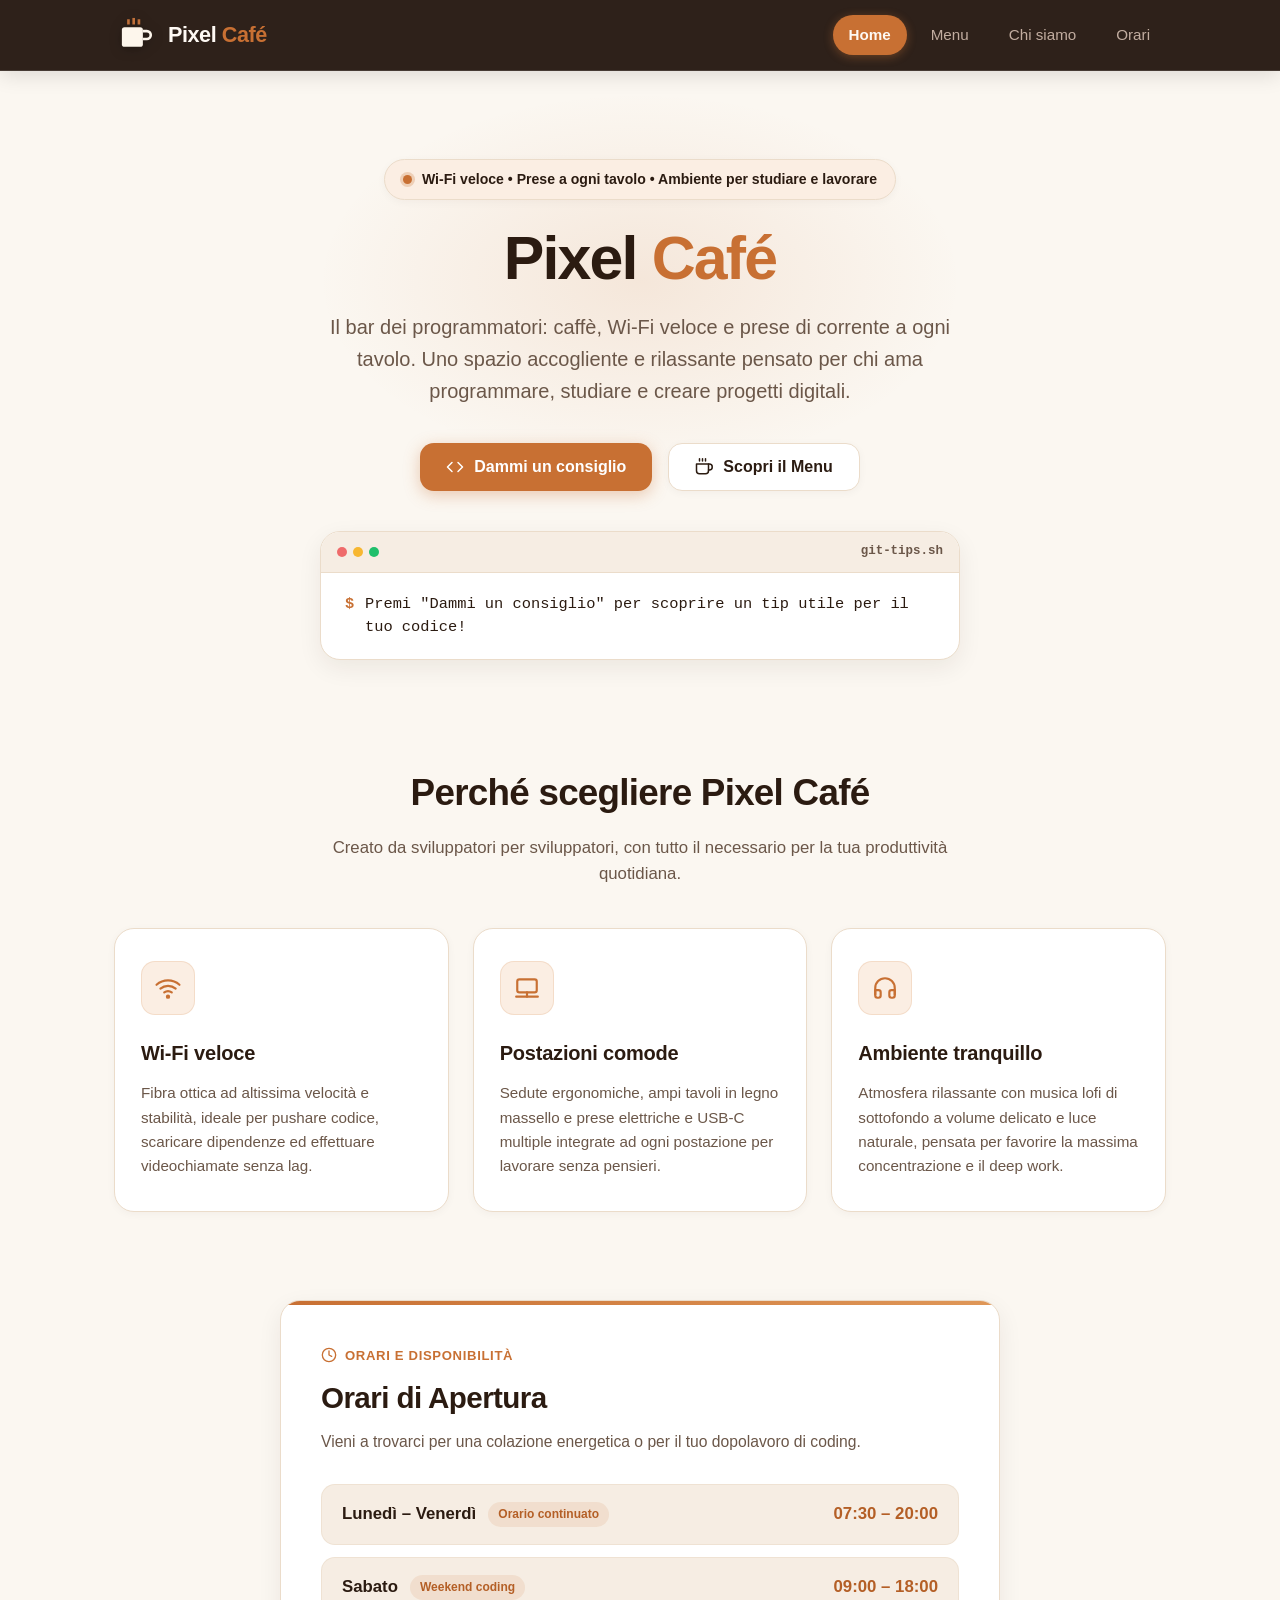
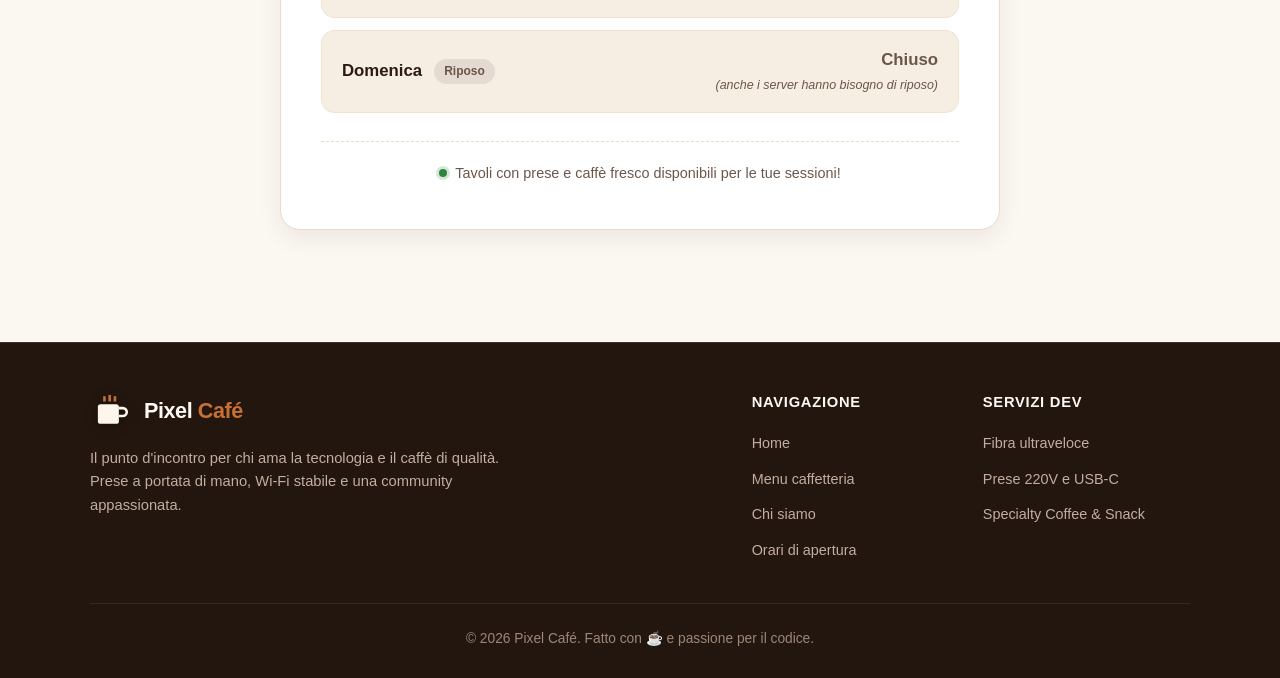
<file: index.html>
<!DOCTYPE html>
<html lang="it">
<head>
  <meta charset="UTF-8">
  <meta name="viewport" content="width=device-width, initial-scale=1.0">
  <title>Pixel Café - Il bar dei programmatori</title>
  <meta name="description" content="Pixel Café: caffè d'eccellenza, Wi-Fi ultraveloce e prese di corrente a ogni tavolo per programmatori e studenti.">
  <link rel="stylesheet" href="style.css">
</head>
<body>
  <!-- Header Sticky & Professionale -->
  <header class="header">
    <div class="header-inner">
      <a href="index.html" class="brand" aria-label="Pixel Café Homepage">
        <img src="assets/logo.svg" alt="Logo Pixel Café" class="logo">
        <span class="brand-text">Pixel <span class="brand-accent">Café</span></span>
      </a>
      <nav class="nav" aria-label="Navigazione principale">
        <a href="index.html" class="nav-link active" aria-current="page">Home</a>
        <a href="menu.html" class="nav-link">Menu</a>
        <a href="chi-siamo.html" class="nav-link">Chi siamo</a>
        <a href="#orari" class="nav-link">Orari</a>
      </nav>
    </div>
  </header>

  <main>
    <!-- Hero Section -->
    <section class="hero">
      <!-- Badge informativo -->
      <div class="hero-badge">
        <span class="badge-dot" aria-hidden="true"></span>
        <span>Wi-Fi veloce • Prese a ogni tavolo • Ambiente per studiare e lavorare</span>
      </div>

      <!-- Titolo grande e sottotitolo leggibile -->
      <h1 class="hero-title">Pixel <span class="brand-accent">Café</span></h1>
      <p class="hero-subtitle">
        Il bar dei programmatori: caffè, Wi-Fi veloce e prese di corrente a ogni tavolo.
        Uno spazio accogliente e rilassante pensato per chi ama programmare, studiare e creare progetti digitali.
      </p>

      <!-- Bottoni d'azione moderni -->
      <div class="hero-actions">
        <button id="quote-btn" class="btn btn-primary" type="button">
          <svg class="btn-icon" viewBox="0 0 24 24" fill="none" stroke="currentColor" stroke-width="2" stroke-linecap="round" stroke-linejoin="round" aria-hidden="true">
            <polyline points="16 18 22 12 16 6"></polyline>
            <polyline points="8 6 2 12 8 18"></polyline>
          </svg>
          Dammi un consiglio
        </button>
        <a href="menu.html" class="btn btn-secondary">
          <svg class="btn-icon" viewBox="0 0 24 24" fill="none" stroke="currentColor" stroke-width="2" stroke-linecap="round" stroke-linejoin="round" aria-hidden="true">
            <path d="M18 8h1a4 4 0 0 1 0 8h-1"></path>
            <path d="M2 8h16v9a4 4 0 0 1-4 4H6a4 4 0 0 1-4-4V8z"></path>
            <line x1="6" y1="1" x2="6" y2="4"></line>
            <line x1="10" y1="1" x2="10" y2="4"></line>
            <line x1="14" y1="1" x2="14" y2="4"></line>
          </svg>
          Scopri il Menu
        </a>
      </div>

      <!-- Box consiglio interattivo in stile terminale -->
      <div class="quote-container" id="quote-box" aria-live="polite">
        <div class="quote-header">
          <div class="window-dots" aria-hidden="true">
            <span class="dot dot-red"></span>
            <span class="dot dot-yellow"></span>
            <span class="dot dot-green"></span>
          </div>
          <span class="window-title">git-tips.sh</span>
        </div>
        <div class="quote-body">
          <p id="quote" class="quote">Premi "Dammi un consiglio" per scoprire un tip utile per il tuo codice!</p>
        </div>
      </div>
    </section>

    <!-- Sezione Perché scegliere Pixel Café (3 card) -->
    <section class="features-section" aria-labelledby="features-heading">
      <div class="section-header">
        <h2 id="features-heading" class="section-title">Perché scegliere Pixel Café</h2>
        <p class="section-desc">Creato da sviluppatori per sviluppatori, con tutto il necessario per la tua produttività quotidiana.</p>
      </div>

      <div class="features-grid">
        <!-- Card 1: Wi-Fi veloce -->
        <article class="feature-card">
          <div class="feature-icon-wrapper">
            <svg class="feature-icon" viewBox="0 0 24 24" fill="none" stroke="currentColor" stroke-width="2" stroke-linecap="round" stroke-linejoin="round" aria-hidden="true">
              <path d="M5 12.55a11 11 0 0 1 14.08 0"></path>
              <path d="M1.42 9a16 16 0 0 1 21.16 0"></path>
              <path d="M8.53 16.11a6 6 0 0 1 6.95 0"></path>
              <circle cx="12" cy="20" r="1"></circle>
            </svg>
          </div>
          <h3 class="feature-title">Wi-Fi veloce</h3>
          <p class="feature-text">Fibra ottica ad altissima velocità e stabilità, ideale per pushare codice, scaricare dipendenze ed effettuare videochiamate senza lag.</p>
        </article>

        <!-- Card 2: Postazioni comode -->
        <article class="feature-card">
          <div class="feature-icon-wrapper">
            <svg class="feature-icon" viewBox="0 0 24 24" fill="none" stroke="currentColor" stroke-width="2" stroke-linecap="round" stroke-linejoin="round" aria-hidden="true">
              <rect x="3" y="4" width="18" height="12" rx="2"></rect>
              <line x1="2" y1="20" x2="22" y2="20"></line>
              <line x1="12" y1="16" x2="12" y2="20"></line>
            </svg>
          </div>
          <h3 class="feature-title">Postazioni comode</h3>
          <p class="feature-text">Sedute ergonomiche, ampi tavoli in legno massello e prese elettriche e USB-C multiple integrate ad ogni postazione per lavorare senza pensieri.</p>
        </article>

        <!-- Card 3: Ambiente tranquillo -->
        <article class="feature-card">
          <div class="feature-icon-wrapper">
            <svg class="feature-icon" viewBox="0 0 24 24" fill="none" stroke="currentColor" stroke-width="2" stroke-linecap="round" stroke-linejoin="round" aria-hidden="true">
              <path d="M3 18v-6a9 9 0 0 1 18 0v6"></path>
              <path d="M21 19a2 2 0 0 1-2 2h-1a2 2 0 0 1-2-2v-3a2 2 0 0 1 2-2h3zM3 19a2 2 0 0 0 2 2h1a2 2 0 0 0 2-2v-3a2 2 0 0 0-2-2H3z"></path>
            </svg>
          </div>
          <h3 class="feature-title">Ambiente tranquillo</h3>
          <p class="feature-text">Atmosfera rilassante con musica lofi di sottofondo a volume delicato e luce naturale, pensata per favorire la massima concentrazione e il deep work.</p>
        </article>
      </div>
    </section>

    <!-- Sezione Orari migliorata in elegante card -->
    <section class="info" id="orari" aria-labelledby="orari-heading">
      <div class="hours-card">
        <div class="hours-badge">
          <svg class="hours-badge-icon" viewBox="0 0 24 24" fill="none" stroke="currentColor" stroke-width="2" stroke-linecap="round" stroke-linejoin="round" aria-hidden="true">
            <circle cx="12" cy="12" r="10"></circle>
            <polyline points="12 6 12 12 16 14"></polyline>
          </svg>
          <span>Orari e Disponibilità</span>
        </div>

        <h2 id="orari-heading" class="hours-title">Orari di Apertura</h2>
        <p class="hours-subtitle">Vieni a trovarci per una colazione energetica o per il tuo dopolavoro di coding.</p>

        <div class="schedule-list">
          <div class="schedule-item">
            <div class="schedule-day">
              <span class="day-name">Lunedì – Venerdì</span>
              <span class="day-tag">Orario continuato</span>
            </div>
            <div class="schedule-time">07:30 – 20:00</div>
          </div>

          <div class="schedule-item">
            <div class="schedule-day">
              <span class="day-name">Sabato</span>
              <span class="day-tag">Weekend coding</span>
            </div>
            <div class="schedule-time">09:00 – 18:00</div>
          </div>

          <div class="schedule-item closed">
            <div class="schedule-day">
              <span class="day-name">Domenica</span>
              <span class="day-tag day-tag--closed">Riposo</span>
            </div>
            <div class="schedule-time">
              Chiuso
              <span class="server-note">(anche i server hanno bisogno di riposo)</span>
            </div>
          </div>
        </div>

        <div class="hours-footer">
          <div class="status-indicator">
            <span class="status-pulse" aria-hidden="true"></span>
            <span>Tavoli con prese e caffè fresco disponibili per le tue sessioni!</span>
          </div>
        </div>
      </div>
    </section>
  </main>

  <!-- Footer più pulito e professionale -->
  <footer class="footer">
    <div class="footer-inner">
      <div class="footer-brand">
        <a href="index.html" class="brand" aria-label="Pixel Café Homepage">
          <img src="assets/logo.svg" alt="Logo Pixel Café" class="logo">
          <span class="brand-text">Pixel <span class="brand-accent">Café</span></span>
        </a>
        <p class="footer-tagline">
          Il punto d'incontro per chi ama la tecnologia e il caffè di qualità. Prese a portata di mano, Wi-Fi stabile e una community appassionata.
        </p>
      </div>

      <div class="footer-nav">
        <div class="footer-col">
          <h3 class="footer-col-title">Navigazione</h3>
          <ul class="footer-links">
            <li><a href="index.html">Home</a></li>
            <li><a href="menu.html">Menu caffetteria</a></li>
            <li><a href="chi-siamo.html">Chi siamo</a></li>
            <li><a href="#orari">Orari di apertura</a></li>
          </ul>
        </div>
        <div class="footer-col">
          <h3 class="footer-col-title">Servizi Dev</h3>
          <ul class="footer-links">
            <li><span class="footer-link-text">Fibra ultraveloce</span></li>
            <li><span class="footer-link-text">Prese 220V e USB-C</span></li>
            <li><span class="footer-link-text">Specialty Coffee & Snack</span></li>
          </ul>
        </div>
      </div>
    </div>

    <div class="footer-bottom">
      <p>© 2026 Pixel Café. Fatto con ☕ e passione per il codice.</p>
    </div>
  </footer>

  <script src="script.js"></script>
</body>
</html>
</file>
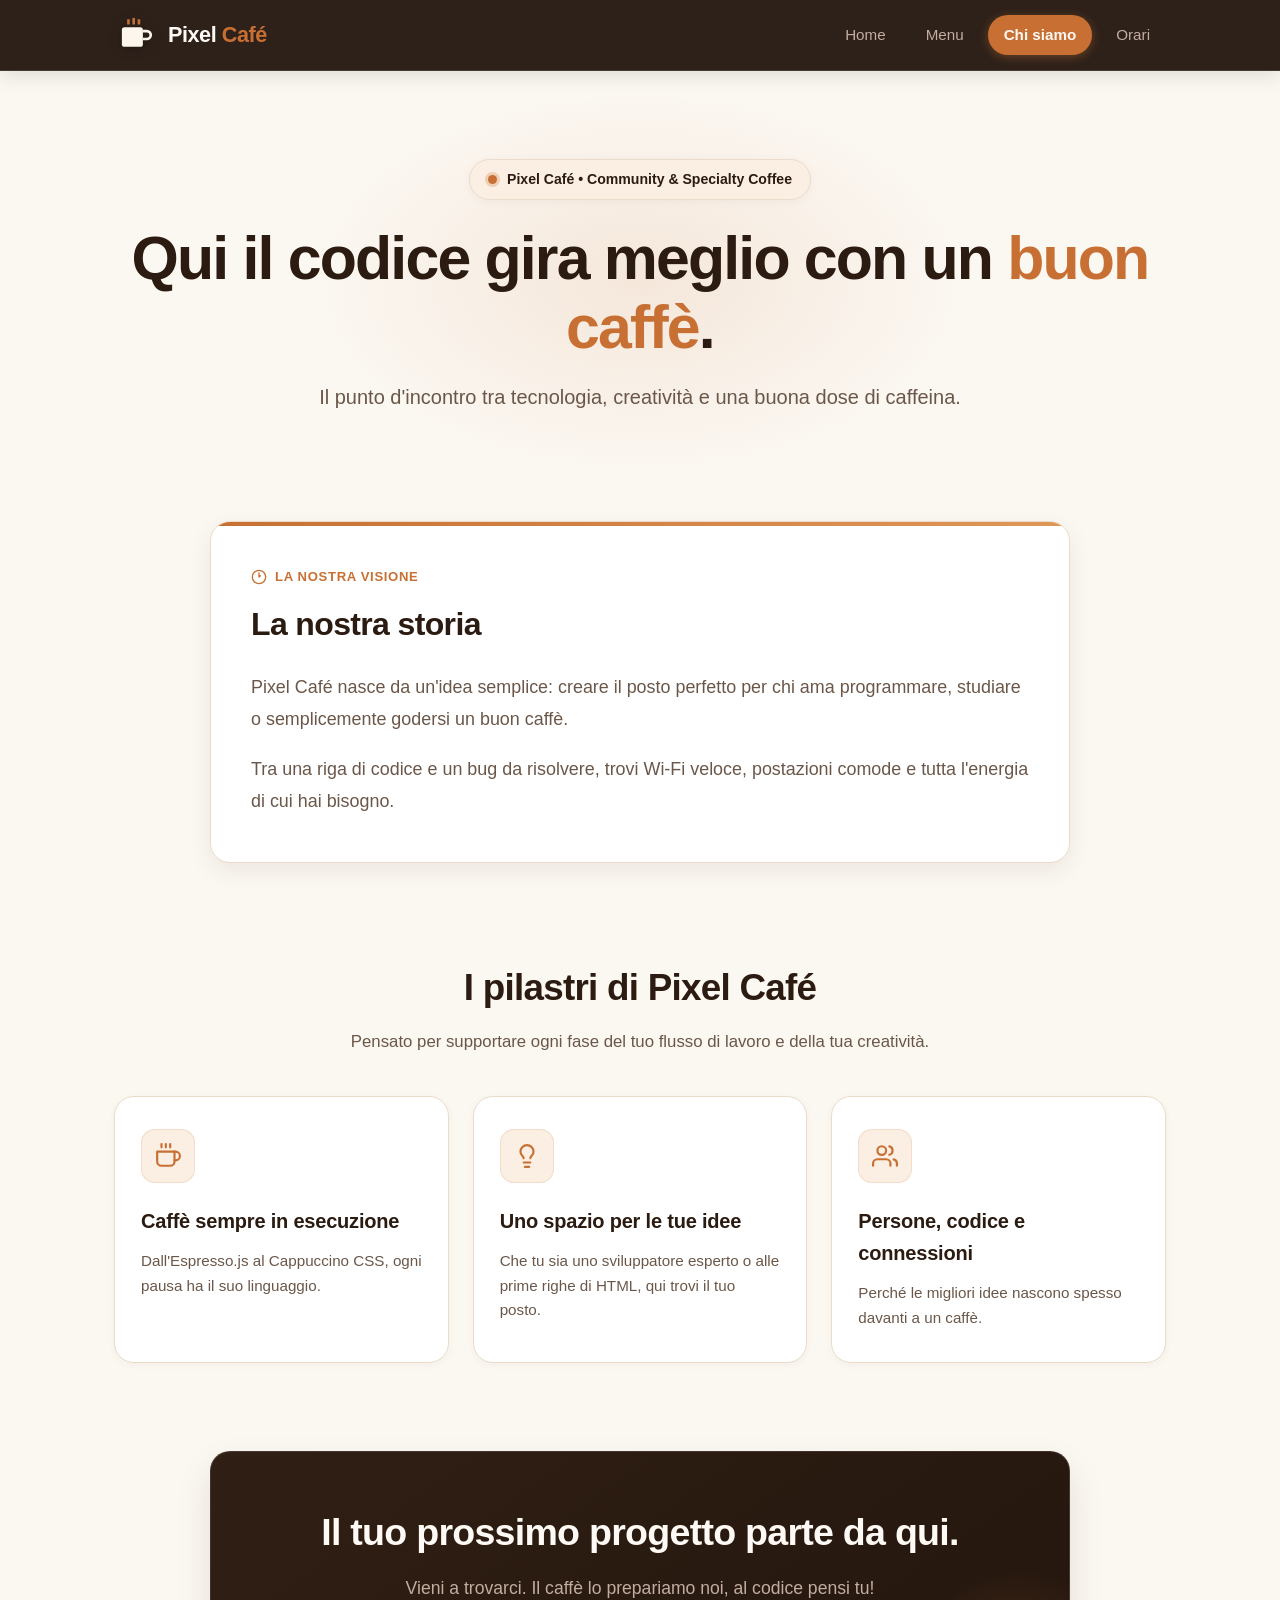
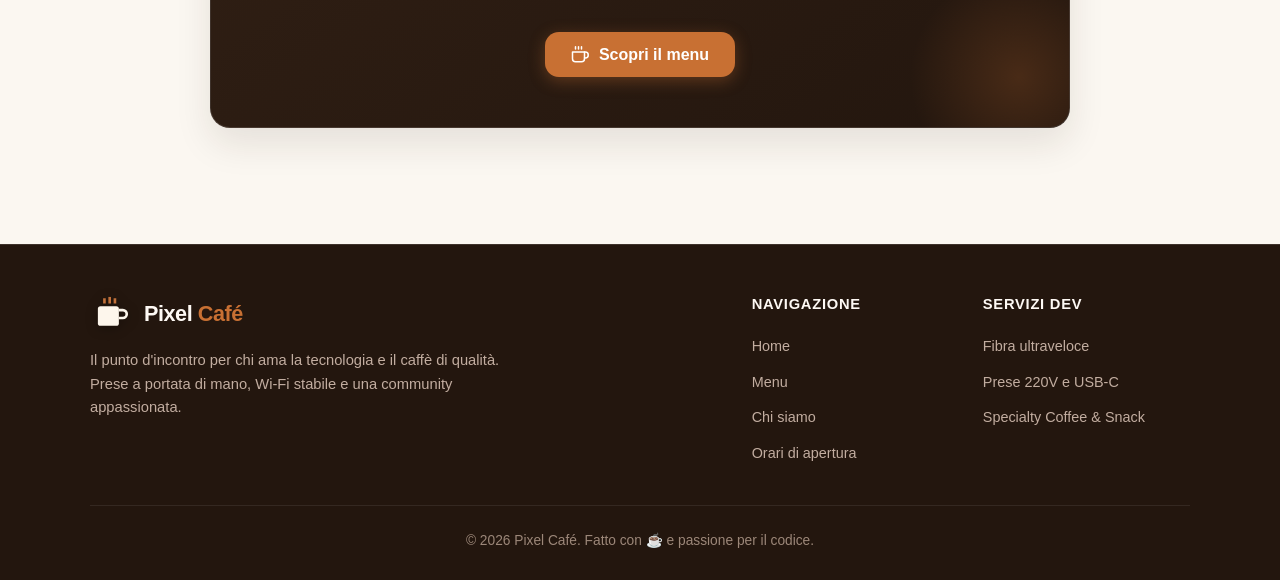
<file: chi-siamo.html>
<!DOCTYPE html>
<html lang="it">
<head>
  <meta charset="UTF-8">
  <meta name="viewport" content="width=device-width, initial-scale=1.0">
  <title>Chi siamo - Pixel Café</title>
  <meta name="description" content="Scopri la storia di Pixel Café: il bar nato per chi ama il codice, la tecnologia e il caffè di qualità.">
  <link rel="stylesheet" href="style.css">
</head>
<body>
  <!-- Header Sticky & Professionale -->
  <header class="header">
    <div class="header-inner">
      <a href="index.html" class="brand" aria-label="Pixel Café Homepage">
        <img src="assets/logo.svg" alt="Logo Pixel Café" class="logo">
        <span class="brand-text">Pixel <span class="brand-accent">Café</span></span>
      </a>
      <nav class="nav" aria-label="Navigazione principale">
        <a href="index.html" class="nav-link">Home</a>
        <a href="menu.html" class="nav-link">Menu</a>
        <a href="chi-siamo.html" class="nav-link active" aria-current="page">Chi siamo</a>
        <a href="index.html#orari" class="nav-link">Orari</a>
      </nav>
    </div>
  </header>

  <main>
    <!-- Hero Section -->
    <section class="hero">
      <div class="hero-badge">
        <span class="badge-dot" aria-hidden="true"></span>
        <span>Pixel Café • Community & Specialty Coffee</span>
      </div>

      <h1 class="hero-title">Qui il codice gira meglio con un <span class="brand-accent">buon caffè</span>.</h1>
      <p class="hero-subtitle">
        Il punto d'incontro tra tecnologia, creatività e una buona dose di caffeina.
      </p>
    </section>

    <!-- La nostra storia -->
    <section class="story-section" aria-labelledby="story-heading">
      <div class="story-card">
        <div class="story-badge">
          <svg class="hours-badge-icon" viewBox="0 0 24 24" fill="none" stroke="currentColor" stroke-width="2" stroke-linecap="round" stroke-linejoin="round" aria-hidden="true">
            <circle cx="12" cy="12" r="10"></circle>
            <polyline points="12 6 12 12 14 10"></polyline>
          </svg>
          <span>La nostra visione</span>
        </div>

        <h2 id="story-heading" class="story-title">La nostra storia</h2>
        
        <p class="story-text">
          Pixel Café nasce da un'idea semplice: creare il posto perfetto per chi ama programmare, studiare o semplicemente godersi un buon caffè.
        </p>
        <p class="story-text">
          Tra una riga di codice e un bug da risolvere, trovi Wi-Fi veloce, postazioni comode e tutta l'energia di cui hai bisogno.
        </p>
      </div>
    </section>

    <!-- Tre card informative -->
    <section class="features-section" aria-labelledby="features-heading">
      <div class="section-header">
        <h2 id="features-heading" class="section-title">I pilastri di Pixel Café</h2>
        <p class="section-desc">Pensato per supportare ogni fase del tuo flusso di lavoro e della tua creatività.</p>
      </div>

      <div class="features-grid">
        <!-- Card 1: Caffè sempre in esecuzione -->
        <article class="feature-card">
          <div class="feature-icon-wrapper">
            <svg class="feature-icon" viewBox="0 0 24 24" fill="none" stroke="currentColor" stroke-width="2" stroke-linecap="round" stroke-linejoin="round" aria-hidden="true">
              <path d="M18 8h1a4 4 0 0 1 0 8h-1"></path>
              <path d="M2 8h16v9a4 4 0 0 1-4 4H6a4 4 0 0 1-4-4V8z"></path>
              <line x1="6" y1="1" x2="6" y2="4"></line>
              <line x1="10" y1="1" x2="10" y2="4"></line>
              <line x1="14" y1="1" x2="14" y2="4"></line>
            </svg>
          </div>
          <h3 class="feature-title">Caffè sempre in esecuzione</h3>
          <p class="feature-text">Dall'Espresso.js al Cappuccino CSS, ogni pausa ha il suo linguaggio.</p>
        </article>

        <!-- Card 2: Uno spazio per le tue idee -->
        <article class="feature-card">
          <div class="feature-icon-wrapper">
            <svg class="feature-icon" viewBox="0 0 24 24" fill="none" stroke="currentColor" stroke-width="2" stroke-linecap="round" stroke-linejoin="round" aria-hidden="true">
              <path d="M9 18h6"></path>
              <path d="M10 22h4"></path>
              <path d="M15.09 14c.18-.98.65-1.74 1.41-2.5A4.65 4.65 0 0 0 18 8 6 6 0 0 0 6 8c0 1 .23 2.23 1.5 3.5A4.61 4.61 0 0 1 8.91 14"></path>
            </svg>
          </div>
          <h3 class="feature-title">Uno spazio per le tue idee</h3>
          <p class="feature-text">Che tu sia uno sviluppatore esperto o alle prime righe di HTML, qui trovi il tuo posto.</p>
        </article>

        <!-- Card 3: Persone, codice e connessioni -->
        <article class="feature-card">
          <div class="feature-icon-wrapper">
            <svg class="feature-icon" viewBox="0 0 24 24" fill="none" stroke="currentColor" stroke-width="2" stroke-linecap="round" stroke-linejoin="round" aria-hidden="true">
              <path d="M17 21v-2a4 4 0 0 0-4-4H5a4 4 0 0 0-4 4v2"></path>
              <circle cx="9" cy="7" r="4"></circle>
              <path d="M23 21v-2a4 4 0 0 0-3-3.87"></path>
              <path d="M16 3.13a4 4 0 0 1 0 7.75"></path>
            </svg>
          </div>
          <h3 class="feature-title">Persone, codice e connessioni</h3>
          <p class="feature-text">Perché le migliori idee nascono spesso davanti a un caffè.</p>
        </article>
      </div>
    </section>

    <!-- Sezione finale / Call to Action -->
    <section class="cta-section" aria-labelledby="cta-heading">
      <div class="cta-card">
        <h2 id="cta-heading" class="cta-title">Il tuo prossimo progetto parte da qui.</h2>
        <p class="cta-desc">Vieni a trovarci. Il caffè lo prepariamo noi, al codice pensi tu!</p>
        <div class="cta-actions">
          <a href="menu.html" class="btn btn-primary">
            <svg class="btn-icon" viewBox="0 0 24 24" fill="none" stroke="currentColor" stroke-width="2" stroke-linecap="round" stroke-linejoin="round" aria-hidden="true">
              <path d="M18 8h1a4 4 0 0 1 0 8h-1"></path>
              <path d="M2 8h16v9a4 4 0 0 1-4 4H6a4 4 0 0 1-4-4V8z"></path>
              <line x1="6" y1="1" x2="6" y2="4"></line>
              <line x1="10" y1="1" x2="10" y2="4"></line>
              <line x1="14" y1="1" x2="14" y2="4"></line>
            </svg>
            Scopri il menu
          </a>
        </div>
      </div>
    </section>
  </main>

  <!-- Footer più pulito e professionale -->
  <footer class="footer">
    <div class="footer-inner">
      <div class="footer-brand">
        <a href="index.html" class="brand" aria-label="Pixel Café Homepage">
          <img src="assets/logo.svg" alt="Logo Pixel Café" class="logo">
          <span class="brand-text">Pixel <span class="brand-accent">Café</span></span>
        </a>
        <p class="footer-tagline">
          Il punto d'incontro per chi ama la tecnologia e il caffè di qualità. Prese a portata di mano, Wi-Fi stabile e una community appassionata.
        </p>
      </div>

      <div class="footer-nav">
        <div class="footer-col">
          <h3 class="footer-col-title">Navigazione</h3>
          <ul class="footer-links">
            <li><a href="index.html">Home</a></li>
            <li><a href="menu.html">Menu</a></li>
            <li><a href="chi-siamo.html">Chi siamo</a></li>
            <li><a href="index.html#orari">Orari di apertura</a></li>
          </ul>
        </div>
        <div class="footer-col">
          <h3 class="footer-col-title">Servizi Dev</h3>
          <ul class="footer-links">
            <li><span class="footer-link-text">Fibra ultraveloce</span></li>
            <li><span class="footer-link-text">Prese 220V e USB-C</span></li>
            <li><span class="footer-link-text">Specialty Coffee & Snack</span></li>
          </ul>
        </div>
      </div>
    </div>

    <div class="footer-bottom">
      <p>© 2026 Pixel Café. Fatto con ☕ e passione per il codice.</p>
    </div>
  </footer>

  <script src="script.js"></script>
</body>
</html>
</file>
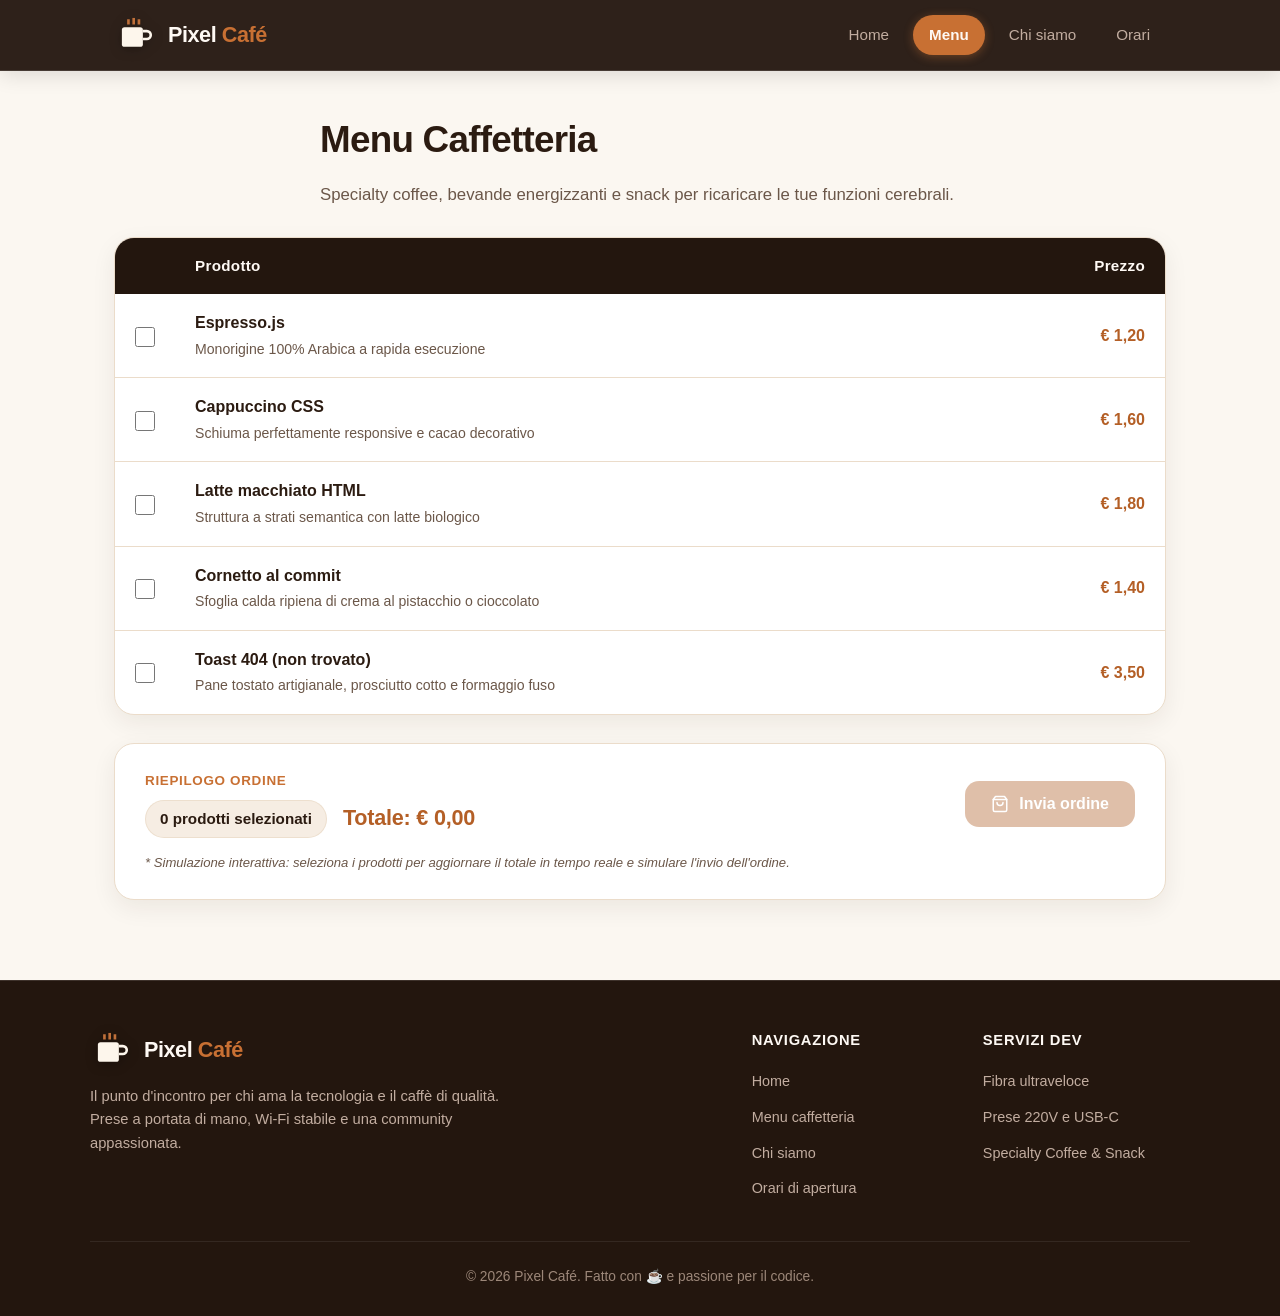
<file: menu.html>
<!DOCTYPE html>
<html lang="it">
<head>
  <meta charset="UTF-8">
  <meta name="viewport" content="width=device-width, initial-scale=1.0">
  <title>Menu - Pixel Café</title>
  <meta name="description" content="Il menu di caffetteria e snack di Pixel Café per programmatori e studenti.">
  <link rel="stylesheet" href="style.css">
</head>
<body>
  <!-- Header Sticky & Professionale -->
  <header class="header">
    <div class="header-inner">
      <a href="index.html" class="brand" aria-label="Pixel Café Homepage">
        <img src="assets/logo.svg" alt="Logo Pixel Café" class="logo">
        <span class="brand-text">Pixel <span class="brand-accent">Café</span></span>
      </a>
      <nav class="nav" aria-label="Navigazione principale">
        <a href="index.html" class="nav-link">Home</a>
        <a href="menu.html" class="nav-link active" aria-current="page">Menu</a>
        <a href="chi-siamo.html" class="nav-link">Chi siamo</a>
        <a href="index.html#orari" class="nav-link">Orari</a>
      </nav>
    </div>
  </header>

  <main>
    <div class="section-header" style="text-align: left; margin-bottom: 28px;">
      <h1 class="section-title">Menu Caffetteria</h1>
      <p class="section-desc">Specialty coffee, bevande energizzanti e snack per ricaricare le tue funzioni cerebrali.</p>
    </div>

    <table class="menu" aria-label="Menu della caffetteria con selezione prodotti">
      <thead>
        <tr>
          <th class="th-select" scope="col"><span class="sr-only">Seleziona</span></th>
          <th scope="col">Prodotto</th>
          <th scope="col" style="text-align: right;">Prezzo</th>
        </tr>
      </thead>
      <tbody>
        <tr class="menu-row">
          <td class="td-select">
            <input type="checkbox" class="menu-checkbox" id="item-espresso" data-name="Espresso.js" data-price="1.20" aria-label="Seleziona Espresso.js">
          </td>
          <td>
            <label for="item-espresso" class="menu-item-label">
              <strong>Espresso.js</strong><br>
              <small class="menu-item-desc">Monorigine 100% Arabica a rapida esecuzione</small>
            </label>
          </td>
          <td class="menu-item-price">€ 1,20</td>
        </tr>
        <tr class="menu-row">
          <td class="td-select">
            <input type="checkbox" class="menu-checkbox" id="item-cappuccino" data-name="Cappuccino CSS" data-price="1.60" aria-label="Seleziona Cappuccino CSS">
          </td>
          <td>
            <label for="item-cappuccino" class="menu-item-label">
              <strong>Cappuccino CSS</strong><br>
              <small class="menu-item-desc">Schiuma perfettamente responsive e cacao decorativo</small>
            </label>
          </td>
          <td class="menu-item-price">€ 1,60</td>
        </tr>
        <tr class="menu-row">
          <td class="td-select">
            <input type="checkbox" class="menu-checkbox" id="item-latte" data-name="Latte macchiato HTML" data-price="1.80" aria-label="Seleziona Latte macchiato HTML">
          </td>
          <td>
            <label for="item-latte" class="menu-item-label">
              <strong>Latte macchiato HTML</strong><br>
              <small class="menu-item-desc">Struttura a strati semantica con latte biologico</small>
            </label>
          </td>
          <td class="menu-item-price">€ 1,80</td>
        </tr>
        <tr class="menu-row">
          <td class="td-select">
            <input type="checkbox" class="menu-checkbox" id="item-cornetto" data-name="Cornetto al commit" data-price="1.40" aria-label="Seleziona Cornetto al commit">
          </td>
          <td>
            <label for="item-cornetto" class="menu-item-label">
              <strong>Cornetto al commit</strong><br>
              <small class="menu-item-desc">Sfoglia calda ripiena di crema al pistacchio o cioccolato</small>
            </label>
          </td>
          <td class="menu-item-price">€ 1,40</td>
        </tr>
        <tr class="menu-row">
          <td class="td-select">
            <input type="checkbox" class="menu-checkbox" id="item-toast" data-name="Toast 404 (non trovato)" data-price="3.50" aria-label="Seleziona Toast 404 (non trovato)">
          </td>
          <td>
            <label for="item-toast" class="menu-item-label">
              <strong>Toast 404 (non trovato)</strong><br>
              <small class="menu-item-desc">Pane tostato artigianale, prosciutto cotto e formaggio fuso</small>
            </label>
          </td>
          <td class="menu-item-price">€ 3,50</td>
        </tr>
      </tbody>
    </table>

    <!-- Riepilogo Ordine Interattivo -->
    <section class="order-summary-card" aria-labelledby="summary-heading">
      <div class="order-summary-content">
        <div class="order-summary-info">
          <span class="order-summary-label" id="summary-heading">Riepilogo Ordine</span>
          <div class="order-summary-stats">
            <span class="selected-count-badge" id="selected-count-badge">0 prodotti selezionati</span>
            <span class="order-total-price" id="order-total-price">Totale: € 0,00</span>
          </div>
        </div>
        <div class="order-summary-actions">
          <button type="button" id="submit-order-btn" class="btn btn-primary" disabled>
            <svg class="btn-icon" viewBox="0 0 24 24" fill="none" stroke="currentColor" stroke-width="2" stroke-linecap="round" stroke-linejoin="round" aria-hidden="true">
              <path d="M6 2L3 6v14a2 2 0 0 0 2 2h14a2 2 0 0 0 2-2V6l-3-4z"></path>
              <line x1="3" y1="6" x2="21" y2="6"></line>
              <path d="M16 10a4 4 0 0 1-8 0"></path>
            </svg>
            Invia ordine
          </button>
        </div>
      </div>
      <p class="order-disclaimer">* Simulazione interattiva: seleziona i prodotti per aggiornare il totale in tempo reale e simulare l'invio dell'ordine.</p>
    </section>
  </main>

  <!-- Modal Popup Personalizzato per Conferma Ordine -->
  <div id="order-modal" class="modal-backdrop" role="dialog" aria-modal="true" aria-labelledby="modal-title" aria-describedby="modal-desc" hidden>
    <div class="modal-container">
      <button type="button" class="modal-close-btn" id="modal-close-x" aria-label="Chiudi finestra">
        <svg viewBox="0 0 24 24" fill="none" stroke="currentColor" stroke-width="2.5" stroke-linecap="round" stroke-linejoin="round" aria-hidden="true">
          <line x1="18" y1="6" x2="6" y2="18"></line>
          <line x1="6" y1="6" x2="18" y2="18"></line>
        </svg>
      </button>

      <div class="modal-icon-wrapper" aria-hidden="true">
        <!-- Icona simpatica tazza caffè con vapore e parentesi codice -->
        <svg class="modal-icon" viewBox="0 0 64 64" fill="none">
          <rect x="12" y="24" width="34" height="28" rx="6" fill="#c87033"/>
          <path d="M46 30h6a6 6 0 0 1 0 12h-6" stroke="#c87033" stroke-width="4" stroke-linecap="round"/>
          <path d="M22 14c0-3 3-4 3-7" stroke="#df8141" stroke-width="3" stroke-linecap="round"/>
          <path d="M29 12c0-3 3-4 3-7" stroke="#c87033" stroke-width="3" stroke-linecap="round"/>
          <path d="M36 14c0-3 3-4 3-7" stroke="#df8141" stroke-width="3" stroke-linecap="round"/>
          <path d="M25 35l-4 3 4 3" stroke="#ffffff" stroke-width="2.5" stroke-linecap="round" stroke-linejoin="round"/>
          <path d="M33 35l4 3-4 3" stroke="#ffffff" stroke-width="2.5" stroke-linecap="round" stroke-linejoin="round"/>
          <path d="M8 56h42" stroke="#ebdcca" stroke-width="4" stroke-linecap="round"/>
        </svg>
      </div>

      <h2 id="modal-title" class="modal-title">Ordine ricevuto! ☕</h2>
      
      <p id="modal-desc" class="modal-message">
        Il tuo codice è in compilazione… tra poco sarà servito, pronto da divorare! 💻🍪
      </p>

      <!-- Dettaglio ordine simulato -->
      <div class="modal-order-details" id="modal-order-summary"></div>

      <div class="modal-simulation-tag">
        <span class="status-pulse" aria-hidden="true"></span>
        <span>Simulazione di prova • Nessun pagamento o addebito reale</span>
      </div>

      <div class="modal-actions">
        <button type="button" class="btn btn-primary modal-action-btn" id="modal-close-btn">Chiudi</button>
      </div>
    </div>
  </div>

  <!-- Footer -->
  <footer class="footer">
    <div class="footer-inner">
      <div class="footer-brand">
        <a href="index.html" class="brand" aria-label="Pixel Café Homepage">
          <img src="assets/logo.svg" alt="Logo Pixel Café" class="logo">
          <span class="brand-text">Pixel <span class="brand-accent">Café</span></span>
        </a>
        <p class="footer-tagline">
          Il punto d'incontro per chi ama la tecnologia e il caffè di qualità. Prese a portata di mano, Wi-Fi stabile e una community appassionata.
        </p>
      </div>

      <div class="footer-nav">
        <div class="footer-col">
          <h3 class="footer-col-title">Navigazione</h3>
          <ul class="footer-links">
            <li><a href="index.html">Home</a></li>
            <li><a href="menu.html">Menu caffetteria</a></li>
            <li><a href="chi-siamo.html">Chi siamo</a></li>
            <li><a href="index.html#orari">Orari di apertura</a></li>
          </ul>
        </div>
        <div class="footer-col">
          <h3 class="footer-col-title">Servizi Dev</h3>
          <ul class="footer-links">
            <li><span class="footer-link-text">Fibra ultraveloce</span></li>
            <li><span class="footer-link-text">Prese 220V e USB-C</span></li>
            <li><span class="footer-link-text">Specialty Coffee & Snack</span></li>
          </ul>
        </div>
      </div>
    </div>

    <div class="footer-bottom">
      <p>© 2026 Pixel Café. Fatto con ☕ e passione per il codice.</p>
    </div>
  </footer>

  <script src="script.js"></script>
</body>
</html>
</file>
<file: style.css>
/* ==========================================================================
   Pixel Café - Design System & Stylesheet
   Vanilla CSS • Modern, Warm & Programmer-friendly Aesthetic
   ========================================================================== */

:root {
  /* Color Palette: Coffee, Cream, Beige, Dark Brown, Caramel */
  --bg-page: #fbf7f1;
  --bg-surface: #ffffff;
  --bg-surface-warm: #f6ede3;
  --bg-surface-elevated: #ffffff;
  --bg-dark: #23160e;
  --bg-dark-surface: #301f14;
  --bg-dark-header: rgba(35, 22, 14, 0.95);

  --text-main: #2b1b11;
  --text-muted: #6b5749;
  --text-light: #fef9f4;
  --text-light-muted: #c2ada0;

  --accent-caramel: #c87033;
  --accent-caramel-hover: #b45f26;
  --accent-caramel-light: #fbeee3;
  --accent-caramel-ring: rgba(200, 112, 51, 0.25);

  --border-subtle: #ebdcca;
  --border-light: rgba(255, 255, 255, 0.12);
  --border-accent: rgba(200, 112, 51, 0.4);

  --success-color: #2e8540;
  --success-bg: #eaf6ed;

  /* Elevation & Shadows */
  --shadow-sm: 0 2px 8px rgba(43, 27, 17, 0.04);
  --shadow-md: 0 8px 24px rgba(43, 27, 17, 0.07);
  --shadow-lg: 0 16px 36px rgba(43, 27, 17, 0.1);
  --shadow-glow: 0 0 25px rgba(200, 112, 51, 0.2);

  /* Radii */
  --radius-sm: 8px;
  --radius-md: 14px;
  --radius-lg: 20px;
  --radius-full: 9999px;

  /* Typography */
  --font-sans: -apple-system, BlinkMacSystemFont, "Segoe UI", Roboto, "Helvetica Neue", Arial, sans-serif;
  --font-mono: ui-monospace, SFMono-Regular, "SF Mono", Menlo, Consolas, "Liberation Mono", monospace;

  /* Transitions */
  --transition-fast: 0.15s ease;
  --transition-base: 0.25s ease;
}

/* Base Reset & Typography */
* {
  box-sizing: border-box;
  margin: 0;
  padding: 0;
}

html {
  scroll-behavior: smooth;
  font-size: 16px;
}

body {
  font-family: var(--font-sans);
  background-color: var(--bg-page);
  color: var(--text-main);
  line-height: 1.6;
  min-height: 100vh;
  display: flex;
  flex-direction: column;
  -webkit-font-smoothing: antialiased;
  -moz-osx-font-smoothing: grayscale;
}

a {
  color: inherit;
  text-decoration: none;
  transition: color var(--transition-fast);
}

img {
  max-width: 100%;
  display: block;
}

/* ==========================================================================
   Header & Navigation (Sticky, Clean & Professional)
   ========================================================================== */

.header {
  position: sticky;
  top: 0;
  z-index: 1000;
  background-color: var(--bg-dark-header);
  backdrop-filter: blur(12px);
  -webkit-backdrop-filter: blur(12px);
  border-bottom: 1px solid var(--border-light);
  box-shadow: 0 4px 20px rgba(0, 0, 0, 0.12);
  transition: all var(--transition-base);
}

.header-inner {
  max-width: 1100px;
  margin: 0 auto;
  padding: 14px 24px;
  display: flex;
  justify-content: space-between;
  align-items: center;
}

/* Brand Logo + Text */
.brand {
  display: flex;
  align-items: center;
  gap: 12px;
  text-decoration: none;
  user-select: none;
}

.logo {
  width: 42px;
  height: 42px;
  transition: transform var(--transition-base);
  filter: drop-shadow(0 2px 6px rgba(0, 0, 0, 0.3));
}

.brand:hover .logo {
  transform: rotate(-6deg) scale(1.05);
}

.brand-text {
  font-size: 1.35rem;
  font-weight: 700;
  letter-spacing: -0.02em;
  color: var(--text-light);
}

.brand-accent {
  color: var(--accent-caramel);
}

/* Navigation Menu */
.nav {
  display: flex;
  align-items: center;
  gap: 8px;
}

.nav a,
.nav-link {
  color: var(--text-light-muted);
  font-size: 0.95rem;
  font-weight: 500;
  padding: 8px 16px;
  border-radius: var(--radius-full);
  transition: all var(--transition-fast);
  display: inline-flex;
  align-items: center;
}

.nav a:hover,
.nav-link:hover {
  color: var(--text-light);
  background-color: rgba(255, 255, 255, 0.08);
}

.nav a.active,
.nav-link.active {
  color: var(--text-light);
  background-color: var(--accent-caramel);
  font-weight: 600;
  box-shadow: 0 2px 10px rgba(200, 112, 51, 0.4);
}

/* ==========================================================================
   Main Content Layout
   ========================================================================== */

main {
  flex: 1;
  max-width: 1100px;
  width: 100%;
  margin: 0 auto;
  padding: 40px 24px 80px;
}

/* ==========================================================================
   Hero Section
   ========================================================================== */

.hero {
  text-align: center;
  padding: 48px 16px 56px;
  position: relative;
  display: flex;
  flex-direction: column;
  align-items: center;
}

/* Decorative background ambient glow */
.hero::before {
  content: "";
  position: absolute;
  top: -20px;
  left: 50%;
  transform: translateX(-50%);
  width: 650px;
  max-width: 90%;
  height: 380px;
  background: radial-gradient(ellipse at center, rgba(200, 112, 51, 0.12) 0%, rgba(251, 247, 241, 0) 70%);
  z-index: -1;
  pointer-events: none;
}

/* Hero Badge */
.hero-badge {
  display: inline-flex;
  align-items: center;
  gap: 10px;
  padding: 8px 18px;
  background-color: var(--accent-caramel-light);
  border: 1px solid var(--border-subtle);
  border-radius: var(--radius-full);
  font-size: 0.88rem;
  font-weight: 600;
  color: var(--text-main);
  margin-bottom: 24px;
  box-shadow: var(--shadow-sm);
  max-width: 100%;
  text-align: left;
}

.badge-dot {
  width: 9px;
  height: 9px;
  background-color: var(--accent-caramel);
  border-radius: 50%;
  box-shadow: 0 0 0 3px rgba(200, 112, 51, 0.25);
  animation: pulse-dot 2s infinite ease-in-out;
  flex-shrink: 0;
}

@keyframes pulse-dot {
  0%, 100% {
    transform: scale(1);
    opacity: 1;
  }
  50% {
    transform: scale(1.2);
    opacity: 0.75;
  }
}

/* Hero Typography */
.hero-title {
  font-size: clamp(2.4rem, 5vw, 3.8rem);
  font-weight: 800;
  letter-spacing: -0.03em;
  color: var(--text-main);
  line-height: 1.15;
  margin-bottom: 18px;
}

.hero-subtitle {
  font-size: clamp(1.05rem, 2vw, 1.25rem);
  color: var(--text-muted);
  max-width: 680px;
  margin: 0 auto 36px;
  line-height: 1.6;
}

/* Hero Buttons */
.hero-actions {
  display: flex;
  flex-wrap: wrap;
  gap: 16px;
  justify-content: center;
  margin-bottom: 40px;
}

.btn {
  display: inline-flex;
  align-items: center;
  justify-content: center;
  gap: 10px;
  padding: 13px 26px;
  border: none;
  border-radius: var(--radius-md);
  font-size: 1rem;
  font-weight: 600;
  font-family: inherit;
  cursor: pointer;
  transition: all var(--transition-base);
  text-decoration: none;
  line-height: 1.2;
}

.btn-icon {
  width: 18px;
  height: 18px;
  flex-shrink: 0;
}

.btn-primary {
  background-color: var(--accent-caramel);
  color: #ffffff;
  box-shadow: 0 4px 16px rgba(200, 112, 51, 0.35);
}

.btn-primary:hover {
  background-color: var(--accent-caramel-hover);
  transform: translateY(-2px);
  box-shadow: 0 6px 20px rgba(200, 112, 51, 0.45);
}

.btn-primary:active {
  transform: translateY(0);
}

.btn-secondary {
  background-color: var(--bg-surface);
  color: var(--text-main);
  border: 1px solid var(--border-subtle);
  box-shadow: var(--shadow-sm);
}

.btn-secondary:hover {
  background-color: var(--bg-surface-warm);
  border-color: #dbc6b2;
  transform: translateY(-2px);
  box-shadow: var(--shadow-md);
}

.btn-secondary:active {
  transform: translateY(0);
}

/* Interactive Quote Terminal Card */
.quote-container {
  width: 100%;
  max-width: 640px;
  background-color: var(--bg-surface);
  border: 1px solid var(--border-subtle);
  border-radius: var(--radius-lg);
  box-shadow: var(--shadow-md);
  overflow: hidden;
  text-align: left;
  transition: transform var(--transition-base), box-shadow var(--transition-base);
}

.quote-container:hover {
  box-shadow: var(--shadow-lg);
}

.quote-header {
  background-color: var(--bg-surface-warm);
  border-bottom: 1px solid var(--border-subtle);
  padding: 10px 16px;
  display: flex;
  align-items: center;
  justify-content: space-between;
}

.window-dots {
  display: flex;
  align-items: center;
  gap: 6px;
}

.dot {
  width: 10px;
  height: 10px;
  border-radius: 50%;
  display: inline-block;
}

.dot-red { background-color: #ef6b6b; }
.dot-yellow { background-color: #f7b731; }
.dot-green { background-color: #20bf6b; }

.window-title {
  font-family: var(--font-mono);
  font-size: 0.78rem;
  color: var(--text-muted);
  font-weight: 600;
}

.quote-body {
  padding: 20px 24px;
  min-height: 84px;
  display: flex;
  align-items: center;
}

.quote {
  font-family: var(--font-mono);
  font-size: 0.96rem;
  color: var(--text-main);
  line-height: 1.5;
  margin: 0;
  transition: opacity 0.2s ease, transform 0.2s ease;
  position: relative;
  padding-left: 20px;
}

.quote::before {
  content: "$";
  position: absolute;
  left: 0;
  color: var(--accent-caramel);
  font-weight: bold;
}

.quote.fade-out {
  opacity: 0;
  transform: translateY(-4px);
}

.quote.fade-in {
  opacity: 1;
  transform: translateY(0);
}

/* ==========================================================================
   Section: Perché scegliere Pixel Café (Features Grid)
   ========================================================================== */

.features-section {
  padding: 48px 0 64px;
}

.section-header {
  text-align: center;
  max-width: 640px;
  margin: 0 auto 40px;
}

.section-title {
  font-size: clamp(1.8rem, 3.5vw, 2.3rem);
  font-weight: 700;
  letter-spacing: -0.02em;
  color: var(--text-main);
  margin-bottom: 12px;
}

.section-desc {
  font-size: 1.05rem;
  color: var(--text-muted);
}

.features-grid {
  display: grid;
  grid-template-columns: repeat(3, 1fr);
  gap: 24px;
}

.feature-card {
  background-color: var(--bg-surface);
  border: 1px solid var(--border-subtle);
  border-radius: var(--radius-lg);
  padding: 32px 26px;
  box-shadow: var(--shadow-sm);
  display: flex;
  flex-direction: column;
  transition: transform var(--transition-base), box-shadow var(--transition-base), border-color var(--transition-base);
}

.feature-card:hover {
  transform: translateY(-6px);
  box-shadow: var(--shadow-lg);
  border-color: #dbc3ab;
}

.feature-icon-wrapper {
  width: 54px;
  height: 54px;
  border-radius: var(--radius-md);
  background-color: var(--accent-caramel-light);
  border: 1px solid rgba(200, 112, 51, 0.15);
  display: flex;
  align-items: center;
  justify-content: center;
  color: var(--accent-caramel);
  margin-bottom: 22px;
  transition: transform var(--transition-base), background-color var(--transition-base);
}

.feature-card:hover .feature-icon-wrapper {
  transform: scale(1.08);
  background-color: var(--accent-caramel);
  color: #ffffff;
}

.feature-icon {
  width: 26px;
  height: 26px;
}

.feature-title {
  font-size: 1.25rem;
  font-weight: 700;
  color: var(--text-main);
  margin-bottom: 12px;
  letter-spacing: -0.01em;
}

.feature-text {
  font-size: 0.95rem;
  color: var(--text-muted);
  line-height: 1.6;
}

/* ==========================================================================
   Section: Orari (Opening Hours Card)
   ========================================================================== */

.info {
  padding: 24px 0 32px;
  display: flex;
  justify-content: center;
}

.hours-card {
  background-color: var(--bg-surface);
  border: 1px solid var(--border-subtle);
  border-radius: var(--radius-lg);
  box-shadow: var(--shadow-md);
  padding: 44px 40px;
  width: 100%;
  max-width: 720px;
  position: relative;
  overflow: hidden;
}

/* Top accent bar inside card */
.hours-card::before {
  content: "";
  position: absolute;
  top: 0;
  left: 0;
  right: 0;
  height: 4px;
  background: linear-gradient(90deg, var(--accent-caramel) 0%, #df9758 100%);
}

.hours-badge {
  display: inline-flex;
  align-items: center;
  gap: 8px;
  font-size: 0.82rem;
  font-weight: 700;
  text-transform: uppercase;
  letter-spacing: 0.05em;
  color: var(--accent-caramel);
  margin-bottom: 8px;
}

.hours-badge-icon {
  width: 16px;
  height: 16px;
}

.hours-title {
  font-size: 1.85rem;
  font-weight: 700;
  letter-spacing: -0.02em;
  color: var(--text-main);
  margin-bottom: 8px;
}

.hours-subtitle {
  font-size: 0.98rem;
  color: var(--text-muted);
  margin-bottom: 30px;
}

/* Schedule List */
.schedule-list {
  display: flex;
  flex-direction: column;
  gap: 12px;
  margin-bottom: 28px;
}

.schedule-item {
  display: flex;
  align-items: center;
  justify-content: space-between;
  padding: 16px 20px;
  background-color: var(--bg-surface-warm);
  border-radius: var(--radius-md);
  border: 1px solid rgba(235, 220, 202, 0.6);
  transition: background-color var(--transition-fast), transform var(--transition-fast);
}

.schedule-item:hover {
  background-color: #f2e4d5;
  transform: translateX(3px);
}

.schedule-day {
  display: flex;
  align-items: center;
  gap: 12px;
  flex-wrap: wrap;
}

.day-name {
  font-size: 1.05rem;
  font-weight: 600;
  color: var(--text-main);
}

.day-tag {
  font-size: 0.75rem;
  font-weight: 600;
  padding: 3px 10px;
  border-radius: var(--radius-full);
  background-color: rgba(200, 112, 51, 0.12);
  color: var(--accent-caramel-hover);
}

.day-tag--closed {
  background-color: rgba(107, 87, 73, 0.12);
  color: var(--text-muted);
}

.schedule-time {
  font-size: 1.05rem;
  font-weight: 700;
  color: var(--accent-caramel-hover);
  text-align: right;
  display: flex;
  flex-direction: column;
  align-items: flex-end;
}

.schedule-item.closed .schedule-time {
  color: var(--text-muted);
}

.server-note {
  font-size: 0.78rem;
  font-weight: normal;
  font-style: italic;
  color: var(--text-muted);
  margin-top: 2px;
}

.hours-footer {
  padding-top: 20px;
  border-top: 1px dashed var(--border-subtle);
  display: flex;
  align-items: center;
  justify-content: center;
}

.status-indicator {
  display: inline-flex;
  align-items: center;
  gap: 8px;
  font-size: 0.9rem;
  font-weight: 500;
  color: var(--text-muted);
}

.status-pulse {
  width: 8px;
  height: 8px;
  border-radius: 50%;
  background-color: var(--success-color);
  box-shadow: 0 0 0 3px rgba(46, 133, 64, 0.2);
}

/* ==========================================================================
   Menu Page Table Styles & Interactive Ordering
   ========================================================================== */

.menu {
  width: 100%;
  border-collapse: separate;
  border-spacing: 0;
  margin-top: 24px;
  background-color: var(--bg-surface);
  border: 1px solid var(--border-subtle);
  border-radius: var(--radius-lg);
  overflow: hidden;
  box-shadow: var(--shadow-md);
}

.menu th {
  background-color: var(--bg-dark);
  color: var(--text-light);
  font-weight: 600;
  font-size: 0.95rem;
  padding: 16px 20px;
  text-align: left;
  letter-spacing: 0.02em;
}

.th-select,
.td-select {
  width: 52px;
  text-align: center;
  padding: 16px 12px 16px 20px;
  vertical-align: middle;
}

.menu-checkbox {
  width: 20px;
  height: 20px;
  accent-color: var(--accent-caramel);
  cursor: pointer;
  border-radius: 4px;
  vertical-align: middle;
  transition: transform var(--transition-fast);
}

.menu-checkbox:focus-visible {
  outline: 2px solid var(--accent-caramel);
  outline-offset: 2px;
}

.menu-checkbox:hover {
  transform: scale(1.12);
}

.menu-item-label {
  cursor: pointer;
  display: block;
}

.menu-item-desc {
  color: var(--text-muted);
  font-size: 0.88rem;
}

.menu td {
  padding: 16px 20px;
  border-bottom: 1px solid var(--border-subtle);
  color: var(--text-main);
  font-size: 1rem;
}

.menu tbody tr:last-child td {
  border-bottom: none;
}

.menu tbody tr {
  transition: background-color var(--transition-fast), box-shadow var(--transition-fast);
}

.menu tbody tr:hover {
  background-color: var(--bg-surface-warm);
}

/* Evidenziazione riga selezionata */
.menu tbody tr.selected {
  background-color: #f7ede0;
  box-shadow: inset 4px 0 0 var(--accent-caramel);
}

.menu tbody tr.selected:hover {
  background-color: #f3e5d3;
}

.menu td:last-child {
  font-weight: 700;
  color: var(--accent-caramel-hover);
  text-align: right;
  white-space: nowrap;
}

/* ==========================================================================
   Order Summary Card & Controls
   ========================================================================== */

.order-summary-card {
  margin-top: 28px;
  background-color: var(--bg-surface);
  border: 1px solid var(--border-subtle);
  border-radius: var(--radius-lg);
  padding: 26px 30px;
  box-shadow: var(--shadow-md);
  transition: box-shadow var(--transition-base);
}

.order-summary-content {
  display: flex;
  align-items: center;
  justify-content: space-between;
  gap: 24px;
  flex-wrap: wrap;
}

.order-summary-info {
  display: flex;
  flex-direction: column;
  gap: 8px;
}

.order-summary-label {
  font-size: 0.84rem;
  font-weight: 700;
  text-transform: uppercase;
  letter-spacing: 0.05em;
  color: var(--accent-caramel);
}

.order-summary-stats {
  display: flex;
  align-items: center;
  gap: 16px;
  flex-wrap: wrap;
}

.selected-count-badge {
  font-size: 0.95rem;
  font-weight: 600;
  color: var(--text-main);
  background-color: var(--bg-surface-warm);
  padding: 6px 14px;
  border-radius: var(--radius-full);
  border: 1px solid rgba(235, 220, 202, 0.8);
}

.order-total-price {
  font-size: 1.35rem;
  font-weight: 800;
  color: var(--accent-caramel-hover);
  letter-spacing: -0.01em;
}

.order-summary-actions .btn:disabled {
  opacity: 0.45;
  cursor: not-allowed;
  transform: none !important;
  box-shadow: none !important;
  filter: grayscale(20%);
}

.order-disclaimer {
  margin-top: 14px;
  font-size: 0.82rem;
  color: var(--text-muted);
  font-style: italic;
}

/* ==========================================================================
   Custom Modal Popup (Accessible & Warm Programmer Aesthetic)
   ========================================================================== */

.modal-backdrop {
  position: fixed;
  top: 0;
  left: 0;
  width: 100vw;
  height: 100vh;
  background-color: rgba(35, 22, 14, 0.65);
  backdrop-filter: blur(6px);
  -webkit-backdrop-filter: blur(6px);
  z-index: 2000;
  display: flex;
  align-items: center;
  justify-content: center;
  padding: 20px;
  opacity: 0;
  visibility: hidden;
  transition: opacity 0.25s ease, visibility 0.25s ease;
}

.modal-backdrop.is-open {
  opacity: 1;
  visibility: visible;
}

.modal-container {
  background-color: var(--bg-surface);
  border: 1px solid var(--border-subtle);
  border-radius: var(--radius-lg);
  box-shadow: 0 20px 48px rgba(35, 22, 14, 0.22);
  max-width: 500px;
  width: 100%;
  padding: 38px 32px 30px;
  text-align: center;
  position: relative;
  transform: scale(0.92) translateY(12px);
  transition: transform 0.25s cubic-bezier(0.16, 1, 0.3, 1);
}

.modal-backdrop.is-open .modal-container {
  transform: scale(1) translateY(0);
}

.modal-close-btn {
  position: absolute;
  top: 16px;
  right: 16px;
  background: transparent;
  border: none;
  width: 38px;
  height: 38px;
  border-radius: 50%;
  display: flex;
  align-items: center;
  justify-content: center;
  color: var(--text-muted);
  cursor: pointer;
  transition: background-color var(--transition-fast), color var(--transition-fast);
}

.modal-close-btn:hover {
  background-color: var(--bg-surface-warm);
  color: var(--text-main);
}

.modal-close-btn:focus-visible {
  outline: 2px solid var(--accent-caramel);
}

.modal-close-btn svg {
  width: 20px;
  height: 20px;
}

.modal-icon-wrapper {
  margin: 0 auto 18px;
  width: 76px;
  height: 76px;
  background-color: var(--accent-caramel-light);
  border-radius: 50%;
  display: flex;
  align-items: center;
  justify-content: center;
  border: 1px solid rgba(200, 112, 51, 0.2);
}

.modal-icon {
  width: 50px;
  height: 50px;
}

.modal-title {
  font-size: 1.65rem;
  font-weight: 700;
  color: var(--text-main);
  margin-bottom: 12px;
  letter-spacing: -0.02em;
}

.modal-message {
  font-size: 1.02rem;
  color: var(--text-muted);
  line-height: 1.6;
  margin-bottom: 20px;
}

.modal-order-details {
  background-color: var(--bg-surface-warm);
  border: 1px solid rgba(235, 220, 202, 0.8);
  border-radius: var(--radius-md);
  padding: 14px 18px;
  margin-bottom: 18px;
  text-align: left;
  font-size: 0.92rem;
}

.modal-order-list {
  list-style: none;
  margin: 0 0 10px 0;
  padding: 0;
  max-height: 120px;
  overflow-y: auto;
}

.modal-order-item {
  display: flex;
  justify-content: space-between;
  padding: 4px 0;
  color: var(--text-main);
}

.modal-order-total {
  border-top: 1px dashed var(--border-subtle);
  padding-top: 8px;
  display: flex;
  justify-content: space-between;
  font-weight: 700;
  color: var(--accent-caramel-hover);
}

.modal-simulation-tag {
  display: inline-flex;
  align-items: center;
  gap: 8px;
  font-size: 0.8rem;
  color: var(--text-muted);
  background-color: #f2e7db;
  padding: 5px 14px;
  border-radius: var(--radius-full);
  margin-bottom: 24px;
}

.modal-actions {
  display: flex;
  justify-content: center;
}

.modal-action-btn {
  min-width: 140px;
}

/* Accessibility screen-reader only helper */
.sr-only {
  position: absolute;
  width: 1px;
  height: 1px;
  padding: 0;
  margin: -1px;
  overflow: hidden;
  clip: rect(0, 0, 0, 0);
  white-space: nowrap;
  border: 0;
}


/* ==========================================================================
   Footer (Clean, Professional & Polished)
   ========================================================================== */

.footer {
  margin-top: auto;
  background-color: var(--bg-dark);
  color: var(--text-light-muted);
  border-top: 1px solid var(--border-light);
  padding: 48px 24px 28px;
}

.footer-inner {
  max-width: 1100px;
  margin: 0 auto;
  display: grid;
  grid-template-columns: 1.4fr 1fr;
  gap: 48px;
  padding-bottom: 40px;
  border-bottom: 1px solid rgba(255, 255, 255, 0.08);
}

.footer-brand {
  display: flex;
  flex-direction: column;
  gap: 14px;
}

.footer-tagline {
  font-size: 0.92rem;
  color: var(--text-light-muted);
  max-width: 420px;
  line-height: 1.6;
}

.footer-nav {
  display: grid;
  grid-template-columns: repeat(2, 1fr);
  gap: 24px;
}

.footer-col-title {
  font-size: 0.92rem;
  font-weight: 700;
  text-transform: uppercase;
  letter-spacing: 0.05em;
  color: var(--text-light);
  margin-bottom: 16px;
}

.footer-links {
  list-style: none;
  display: flex;
  flex-direction: column;
  gap: 10px;
}

.footer-links a {
  color: var(--text-light-muted);
  font-size: 0.9rem;
  transition: color var(--transition-fast), transform var(--transition-fast);
  display: inline-block;
}

.footer-links a:hover {
  color: var(--text-light);
  transform: translateX(3px);
}

.footer-link-text {
  font-size: 0.9rem;
  color: var(--text-light-muted);
}

.footer-bottom {
  max-width: 1100px;
  margin: 24px auto 0;
  text-align: center;
  font-size: 0.86rem;
  color: #9c8779;
}

/* ==========================================================================
   Chi Siamo - Story & Final CTA Styles
   ========================================================================== */

.story-section {
  padding: 16px 0 48px;
  max-width: 860px;
  margin: 0 auto;
}

.story-card {
  background-color: var(--bg-surface);
  border: 1px solid var(--border-subtle);
  border-radius: var(--radius-lg);
  padding: 44px 40px;
  box-shadow: var(--shadow-md);
  position: relative;
  overflow: hidden;
}

.story-card::before {
  content: "";
  position: absolute;
  top: 0;
  left: 0;
  right: 0;
  height: 4px;
  background: linear-gradient(90deg, var(--accent-caramel) 0%, #df9758 100%);
}

.story-badge {
  display: inline-flex;
  align-items: center;
  gap: 8px;
  font-size: 0.82rem;
  font-weight: 700;
  text-transform: uppercase;
  letter-spacing: 0.05em;
  color: var(--accent-caramel);
  margin-bottom: 12px;
}

.story-title {
  font-size: 2rem;
  font-weight: 700;
  color: var(--text-main);
  letter-spacing: -0.02em;
  margin-bottom: 20px;
}

.story-text {
  font-size: 1.12rem;
  color: var(--text-muted);
  line-height: 1.8;
  margin-bottom: 18px;
}

.story-text:last-child {
  margin-bottom: 0;
}

/* Final CTA Section */
.cta-section {
  padding: 24px 0 36px;
  max-width: 860px;
  margin: 0 auto;
}

.cta-card {
  background: linear-gradient(145deg, var(--bg-dark-surface) 0%, var(--bg-dark) 100%);
  border: 1px solid var(--border-light);
  border-radius: var(--radius-lg);
  padding: 50px 36px;
  text-align: center;
  color: var(--text-light);
  box-shadow: var(--shadow-lg);
  position: relative;
  overflow: hidden;
}

.cta-card::after {
  content: "";
  position: absolute;
  bottom: -60px;
  right: -60px;
  width: 220px;
  height: 220px;
  background: radial-gradient(circle, rgba(200, 112, 51, 0.22) 0%, transparent 70%);
  border-radius: 50%;
  pointer-events: none;
}

.cta-title {
  font-size: clamp(1.8rem, 3.5vw, 2.35rem);
  font-weight: 800;
  letter-spacing: -0.02em;
  margin-bottom: 12px;
  color: var(--text-light);
}

.cta-desc {
  font-size: 1.1rem;
  color: var(--text-light-muted);
  max-width: 560px;
  margin: 0 auto 30px;
  line-height: 1.6;
}

/* ==========================================================================
   Responsive Breakpoints
   ========================================================================== */

@media (max-width: 900px) {
  .features-grid {
    grid-template-columns: 1fr;
    max-width: 520px;
    margin: 0 auto;
  }

  .footer-inner {
    grid-template-columns: 1fr;
    gap: 32px;
  }
}

@media (max-width: 640px) {
  .header-inner {
    padding: 12px 16px;
  }

  .logo {
    width: 36px;
    height: 36px;
  }

  .brand-text {
    font-size: 1.18rem;
  }

  .nav a,
  .nav-link {
    padding: 6px 12px;
    font-size: 0.88rem;
  }

  main {
    padding: 24px 16px 60px;
  }

  .hero {
    padding: 32px 8px 40px;
  }

  .hero-badge {
    font-size: 0.78rem;
    padding: 7px 14px;
  }

  .hero-actions {
    flex-direction: column;
    width: 100%;
  }

  .btn {
    width: 100%;
  }

  .hours-card {
    padding: 28px 20px;
  }

  .schedule-item {
    flex-direction: column;
    align-items: flex-start;
    gap: 8px;
  }

  .schedule-time {
    align-items: flex-start;
    text-align: left;
  }

  .footer-nav {
    grid-template-columns: 1fr;
  }

  .order-summary-content {
    flex-direction: column;
    align-items: stretch;
  }

  .order-summary-actions {
    width: 100%;
  }

  .order-summary-actions .btn {
    width: 100%;
  }

  .modal-container {
    padding: 30px 20px 24px;
  }

  .story-card {
    padding: 28px 20px;
  }

  .story-title {
    font-size: 1.65rem;
  }

  .cta-card {
    padding: 36px 20px;
  }
}
</file>
